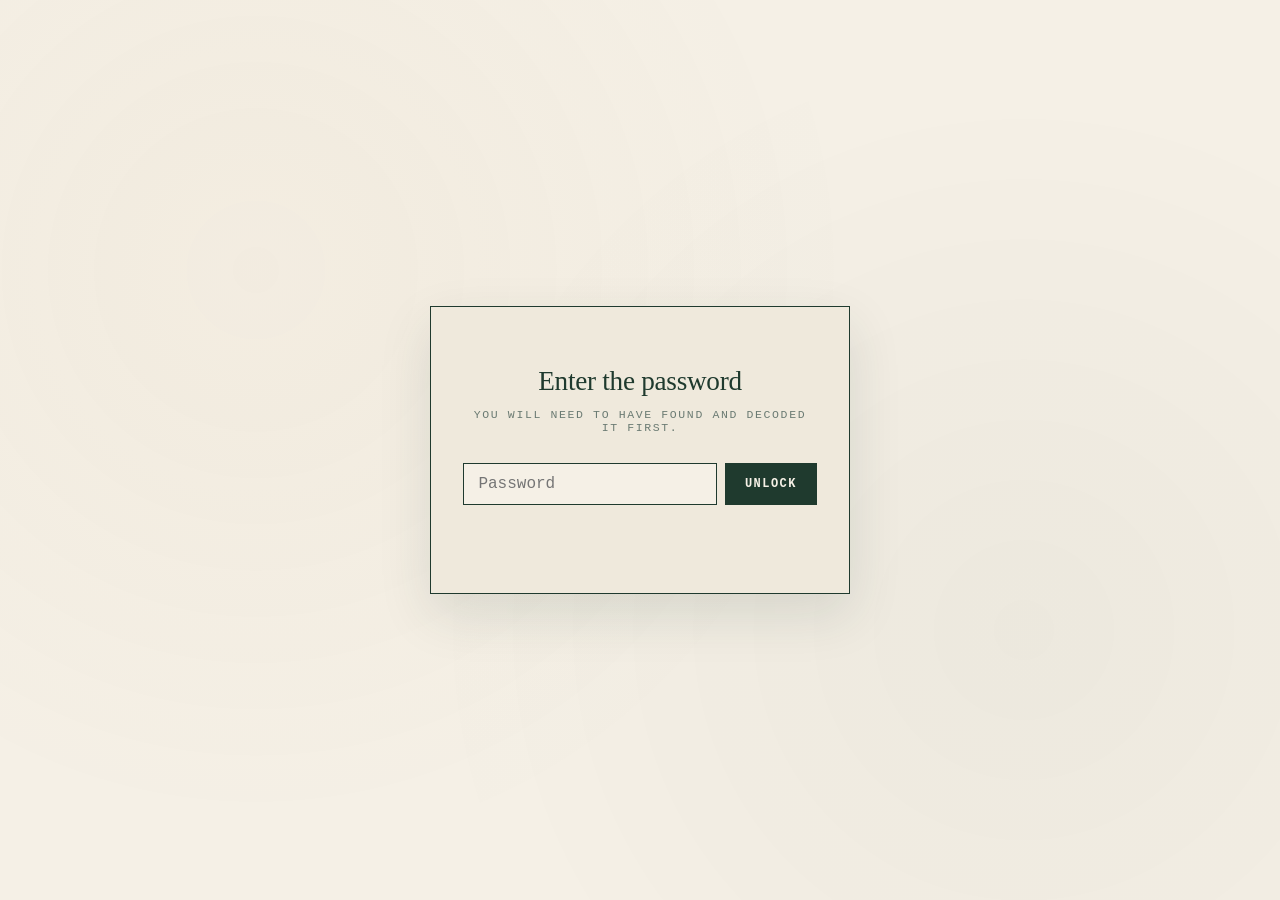
<file: index.html>
﻿<!DOCTYPE html>
<html lang="en">
<head>
    <meta charset="UTF-8" />
    <meta name="viewport" content="width=device-width, initial-scale=1.0" />
    <title>Locked Page</title>
    <link rel="stylesheet" href="style.css" />
</head>
<body>

    <main class="lock-container">
        <h1>Enter the password</h1>
        <p class="hint">You will need to have found and decoded it first.</p>

        <div class="input-row">
            <input type="text"
                   id="password-input"
                   placeholder="Password"
                   autocomplete="off"
                   spellcheck="false" />
            <button id="submit-btn">Unlock</button>
        </div>

        <p id="error-msg" class="error"></p>

        <div id="reveal-area" class="reveal hidden"></div>
    </main>

    <script src="script.js"></script>
    <!--
    Still locked out?

    Don't read the numbers as a code.
    Read them as directions.

    PAGE → LINE → WORD
    -->
</body>
</html>
</file>
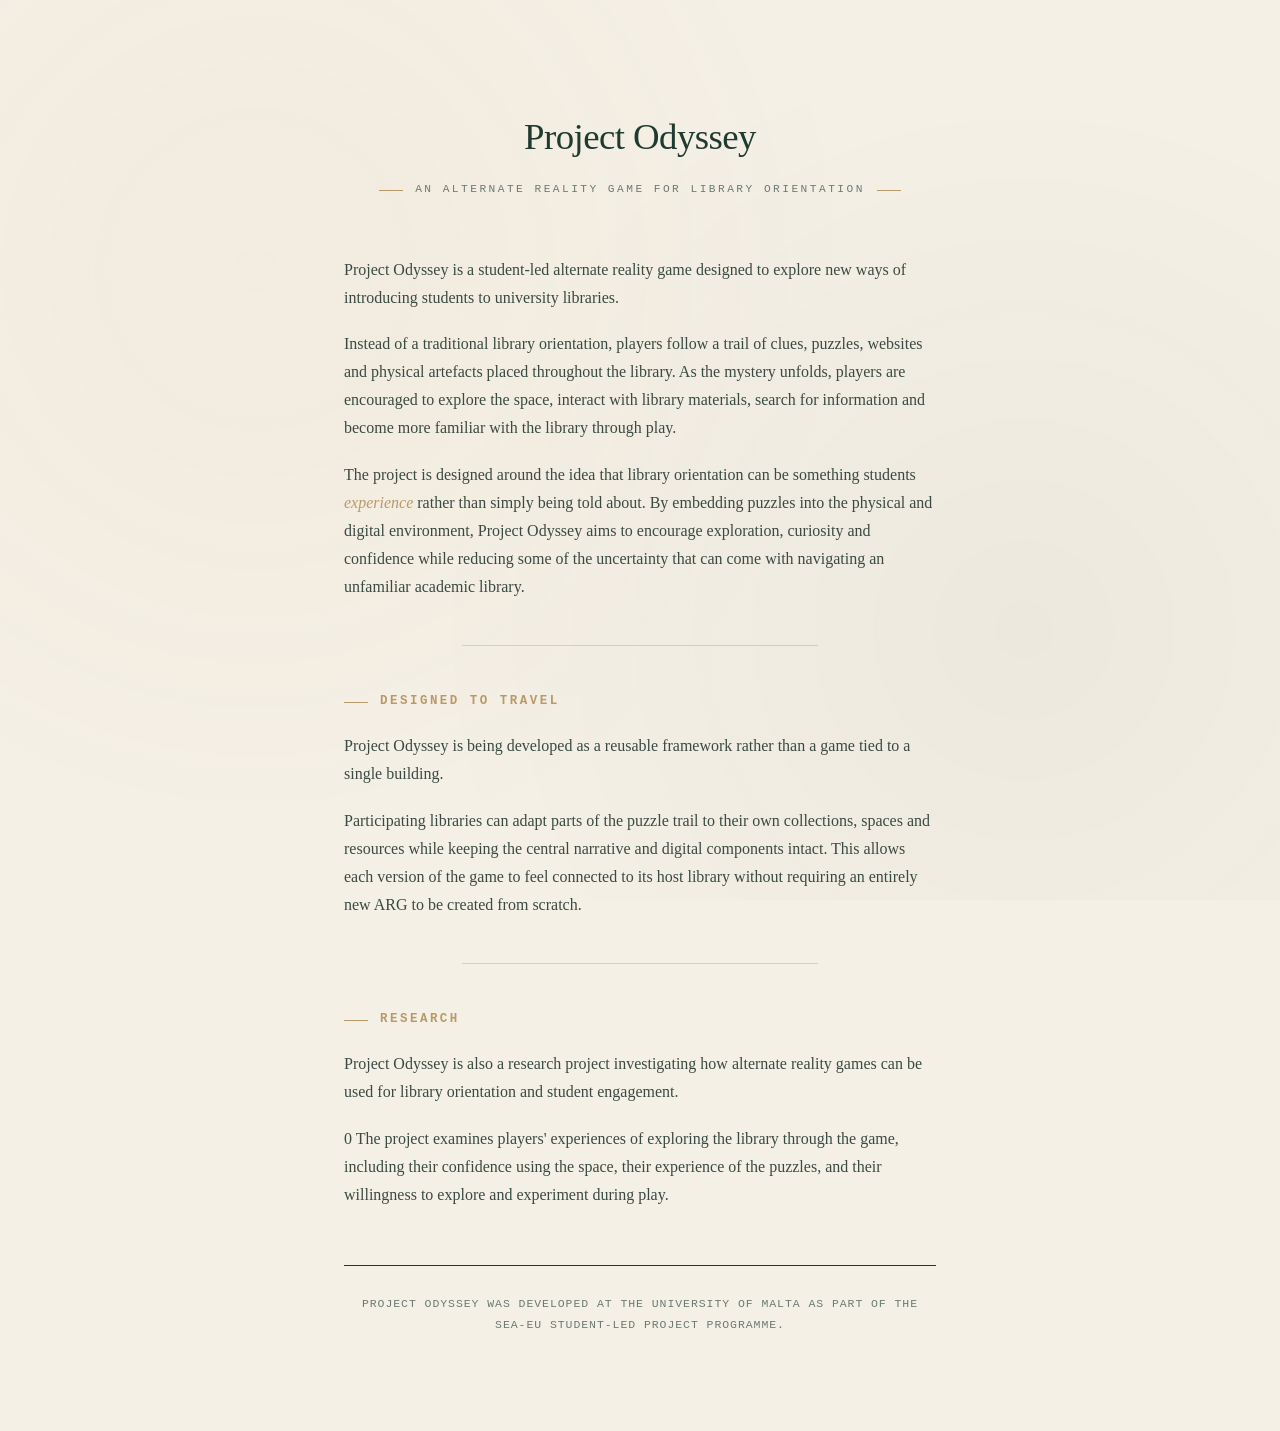
<file: about.html>
﻿<!DOCTYPE html>
<html lang="en" xmlns="http://www.w3.org/1999/xhtml">
<head>
    <meta charset="utf-8" />
    <meta name="viewport" content="width=device-width, initial-scale=1.0" />
    <title>About — Project Odyssey</title>
    <link rel="stylesheet" href="style.css" />
</head>
<body>

    <main class="about-page">
        <header class="about-header">
            <h1>Project Odyssey</h1>
            <p class="subtitle">An alternate reality game for library orientation</p>
        </header>

        <section class="about-section">
            <p>
                Project Odyssey is a student-led alternate reality game designed to explore new ways of introducing students to university libraries.
            </p>
            <p>
                Instead of a traditional library orientation, players follow a trail of clues, puzzles, websites and physical artefacts placed throughout the library. As the mystery unfolds, players are encouraged to explore the space, interact with library materials, search for information and become more familiar with the library through play.
            </p>
            <p>
                The project is designed around the idea that library orientation can be something students <em>experience</em> rather than simply being told about. By embedding puzzles into the physical and digital environment, Project Odyssey aims to encourage exploration, curiosity and confidence while reducing some of the uncertainty that can come with navigating an unfamiliar academic library.
            </p>
        </section>

        <hr class="divider" />

        <section class="about-section">
            <h2>Designed to travel</h2>
            <p>
                Project Odyssey is being developed as a reusable framework rather than a game tied to a single building.
            </p>
            <p>
                Participating libraries can adapt parts of the puzzle trail to their own collections, spaces and resources while keeping the central narrative and digital components intact. This allows each version of the game to feel connected to its host library without requiring an entirely new ARG to be created from scratch.
            </p>
        </section>

        <hr class="divider" />

        <section class="about-section">
            <h2>Research</h2>
            <p>
                Project Odyssey is also a research project investigating how alternate reality games can be used for library orientation and student engagement.
            </p>
            <p>0
                The project examines players' experiences of exploring the library through the game, including their confidence using the space, their experience of the puzzles, and their willingness to explore and experiment during play.
            </p>
        </section>

        <footer class="about-footer">
            <p>Project Odyssey was developed at the University of Malta as part of the SEA-EU student-led project programme.</p>
        </footer>
    </main>

</body>
</html>
</file>
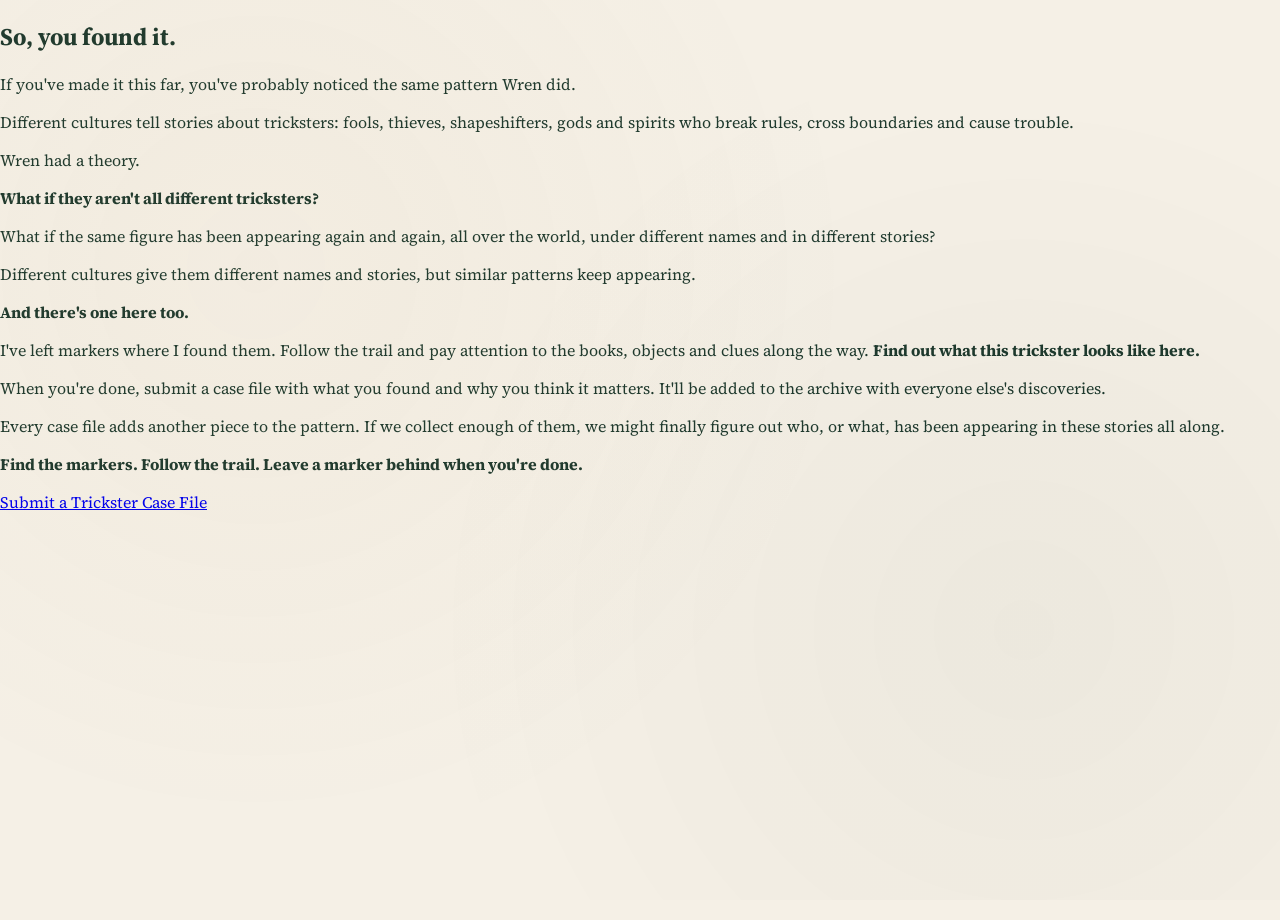
<file: instructions.html>
﻿<!DOCTYPE html>

<html lang="en" xmlns="http://www.w3.org/1999/xhtml">
<head>
    <meta charset="utf-8" />
    <meta name="viewport" content="width=device-width, initial-scale=1" />
    <title>Welcome</title>
    <link rel="preconnect" href="https://fonts.googleapis.com">
    <link rel="preconnect" href="https://fonts.gstatic.com" crossorigin>
    <link href="https://fonts.googleapis.com/css2?family=Source+Serif+4:ital,opsz,wght@0,8..60,300;0,8..60,400;0,8..60,500;0,8..60,600;1,8..60,300;1,8..60,400&family=JetBrains+Mono:wght@400;500;600;700&display=swap" rel="stylesheet">
    <link rel="stylesheet" href="style.css" />
</head>
<body>
    <section class="instructions">
        <h1>So, you found it.</h1>

        <p>
            If you've made it this far, you've probably noticed the same pattern Wren did.
        </p>

        <p>
            Different cultures tell stories about tricksters: fools, thieves, shapeshifters,
            gods and spirits who break rules, cross boundaries and cause trouble.
        </p>

        <p>
            Wren had a theory.
        </p>

        <p>
            <strong>What if they aren't all different tricksters?</strong>
        </p>

        <p>
            What if the same figure has been appearing again and again, all over the world,
            under different names and in different stories?
        </p>

        <p> Different cultures give them different names and stories, but similar patterns keep appearing.</p>

        <p><strong>And there's one here too.</strong></p>

        <p>
            I've left markers where I found them. Follow the trail and pay attention to the
            books, objects and clues along the way.
            <strong>Find out what this trickster looks like here.</strong>
        </p>

        <p>
            When you're done, submit a case file with what you found and why you think it matters.
            It'll be added to the archive with everyone else's discoveries.
        </p>

        <p>
            Every case file adds another piece to the pattern. If we collect enough of them, we might finally figure out who, or what, has been appearing in these stories all along.
        </p>

        <p>
            <strong>
                Find the markers. Follow the trail. Leave a marker behind when you're done.
            </strong>
        </p>

        <a href="../CaseFiles/index.html" class="case-file-button">
            Submit a Trickster Case File
        </a>
    </section>

</body>
</html>
</file>
<file: style.css>
﻿/* ============================================================
   Project Odyssey — shared site theme
   Palette + fonts based on the "Ledger" template
   (Forest green + bone + tarnished gold)
   ============================================================ */

:root {
    --bone: #F5F0E6;
    --bone-2: #EFE9DC;
    --cream: #EDE5D3;
    --green: #1F3A2E;
    --green-2: #2F5042;
    --green-3: #4A6B5C;
    --gold: #B89968;
    --gold-soft: #D4BB91;
    --ink: #1F3A2E;
    --ink-2: #3A4A42;
    --ink-3: #6B7B73;
    --rule: rgba(31, 58, 46, .16);
    --rule-2: rgba(31, 58, 46, .08);
    --stamp: #A63D2F;
    --font-serif: 'Source Serif 4', Georgia, serif;
    --font-mono: 'JetBrains Mono', 'Courier New', monospace;
}

* {
    box-sizing: border-box;
}

body {
    margin: 0;
    min-height: 100vh;
    background: var(--bone);
    color: var(--ink);
    font-family: var(--font-serif);
    -webkit-font-smoothing: antialiased;
    position: relative;
}

    /* subtle warm paper texture, used on every page */
    body::before {
        content: '';
        position: fixed;
        inset: 0;
        pointer-events: none;
        z-index: 0;
        background-image: radial-gradient(circle at 20% 30%, rgba(184, 153, 104, .05) 0%, transparent 50%), radial-gradient(circle at 80% 70%, rgba(31, 58, 46, .04) 0%, transparent 50%);
        opacity: .9;
    }

/* shared button styling, used by the case-file link and elsewhere */
.btn-primary {
    background: var(--ink);
    color: var(--bone);
    padding: 14px 28px;
    font-family: var(--font-mono);
    font-size: 11px;
    font-weight: 600;
    letter-spacing: .18em;
    text-transform: uppercase;
    display: inline-flex;
    align-items: center;
    gap: 12px;
    cursor: pointer;
    transition: all .3s ease;
    border: 1px solid var(--ink);
    text-decoration: none;
}

    .btn-primary:hover {
        background: var(--gold);
        border-color: var(--gold);
        color: var(--ink);
    }

/* ============================================================
   PASSWORD PAGE (index.html)
   ============================================================ */

body:has(.lock-container) {
    display: flex;
    justify-content: center;
    align-items: center;
}

.lock-container {
    position: relative;
    z-index: 1;
    text-align: center;
    max-width: 420px;
    padding: 2.5rem 2rem;
    margin: 0 auto;
    background: var(--bone-2);
    border: 1px solid var(--ink);
    box-shadow: 0 20px 50px rgba(31, 58, 46, .12);
}

    .lock-container h1 {
        font-family: var(--font-serif);
        font-weight: 300;
        font-size: 1.7rem;
        letter-spacing: -0.01em;
        margin-bottom: 0.6rem;
        color: var(--ink);
    }

    .lock-container .hint {
        font-family: var(--font-mono);
        font-size: 0.72rem;
        letter-spacing: 0.14em;
        text-transform: uppercase;
        color: var(--ink-3);
        margin-bottom: 1.8rem;
        font-weight: 500;
    }

.input-row {
    display: flex;
    gap: 0.5rem;
    justify-content: center;
}

#password-input {
    flex: 1;
    padding: 0.7rem 0.9rem;
    font-size: 1rem;
    font-family: var(--font-mono);
    background: var(--bone);
    border: 1px solid var(--ink);
    color: var(--ink);
    border-radius: 0;
}

    #password-input:focus {
        outline: none;
        border-color: var(--gold);
        box-shadow: 0 0 0 1px var(--gold);
    }

#submit-btn {
    padding: 0.7rem 1.2rem;
    font-family: var(--font-mono);
    font-size: 0.75rem;
    font-weight: 600;
    letter-spacing: 0.12em;
    text-transform: uppercase;
    background: var(--ink);
    color: var(--bone);
    border: 1px solid var(--ink);
    border-radius: 0;
    cursor: pointer;
    transition: all .25s ease;
}

    #submit-btn:hover {
        background: var(--gold);
        border-color: var(--gold);
        color: var(--ink);
    }

.lock-container .error {
    font-family: var(--font-mono);
    font-size: 0.75rem;
    letter-spacing: 0.05em;
    color: var(--stamp);
    margin-top: 1rem;
    min-height: 1.2rem;
}

.reveal {
    margin-top: 1.5rem;
    padding: 1rem;
    font-family: var(--font-mono);
    font-size: 1.2rem;
    letter-spacing: 0.08em;
    border: 1px solid var(--ink);
    background: var(--cream);
    color: var(--ink);
}

.hidden {
    display: none;
}

/* ============================================================
   SHARED READING-COLUMN LAYOUT
   used by about.html and instructions.html
   ============================================================ */

.about-page,
.instructions-page {
    position: relative;
    z-index: 1;
    max-width: 640px;
    margin: 0 auto;
    padding: 5rem 1.5rem 6rem;
    line-height: 1.75;
    text-align: left;
}

/* ============================================================
   ABOUT PAGE (about.html)
   ============================================================ */

.about-header {
    text-align: center;
    margin-bottom: 3.5rem;
}

    .about-header h1 {
        font-family: var(--font-serif);
        font-weight: 300;
        font-size: 2.3rem;
        letter-spacing: -0.015em;
        margin-bottom: 0.7rem;
        color: var(--ink);
    }

    .about-header .subtitle {
        font-family: var(--font-mono);
        font-size: 0.7rem;
        letter-spacing: 0.22em;
        text-transform: uppercase;
        color: var(--ink-3);
        font-weight: 500;
        margin: 0;
        display: flex;
        align-items: center;
        justify-content: center;
        gap: 12px;
    }

        .about-header .subtitle::before,
        .about-header .subtitle::after {
            content: '';
            width: 24px;
            height: 1px;
            background: var(--gold);
        }

.about-section {
    margin-bottom: 2.2rem;
}

    .about-section h2 {
        font-family: var(--font-mono);
        font-weight: 600;
        font-size: 0.78rem;
        letter-spacing: 0.2em;
        text-transform: uppercase;
        color: var(--gold);
        margin-bottom: 1.2rem;
        display: flex;
        align-items: center;
        gap: 12px;
    }

        .about-section h2::before {
            content: '';
            width: 24px;
            height: 1px;
            background: var(--gold);
        }

    .about-section p {
        font-family: var(--font-serif);
        margin-bottom: 1.15rem;
        color: var(--ink-2);
    }

        .about-section p:last-child {
            margin-bottom: 0;
        }

    .about-section em {
        font-style: italic;
        color: var(--gold);
    }

.divider {
    border: none;
    border-top: 1px solid var(--rule);
    margin: 2.8rem auto;
    width: 60%;
}

.about-footer {
    margin-top: 3.5rem;
    padding-top: 1.8rem;
    border-top: 1px solid var(--ink);
    text-align: center;
}

    .about-footer p {
        font-family: var(--font-mono);
        color: var(--ink-3);
        font-size: 0.72rem;
        letter-spacing: 0.08em;
        text-transform: uppercase;
        margin: 0;
    }

/* ============================================================
   INSTRUCTIONS PAGE (instructions.html)
   ============================================================ */

.instructions-page h1 {
    font-family: var(--font-serif);
    font-weight: 300;
    font-size: 2rem;
    letter-spacing: -0.015em;
    margin-bottom: 1.5rem;
    color: var(--ink);
}

.instructions-page p {
    font-family: var(--font-serif);
    margin-bottom: 1.15rem;
    color: var(--ink-2);
}

.instructions-page strong {
    color: var(--ink);
    font-weight: 600;
}

.case-file-button {
    margin-top: 2rem;
}

/* ============================================================
   CASE FILE FORM (CaseFiles/index.html)
   Scoped under .case-sheet so nothing here leaks onto other pages
   ============================================================ */

body:has(.case-sheet) {
    display: flex;
    justify-content: center;
    align-items: flex-start;
    padding: 3rem 1rem;
}

.case-sheet {
    position: relative;
    z-index: 1;
    width: 100%;
    max-width: 40rem;
    background: var(--bone-2);
    border: 1px solid var(--ink);
    padding: 2.5rem 2.25rem 2rem;
    box-shadow: 0 20px 50px rgba(31, 58, 46, .12);
}

    .case-sheet h1 {
        font-family: var(--font-serif);
        font-weight: 300;
        font-size: 2rem;
        line-height: 1.15;
        margin: 0 0 .5rem;
        letter-spacing: -.01em;
        color: var(--ink);
    }

    .case-sheet .intro {
        margin: 0 0 2rem;
        color: var(--ink-3);
        font-family: var(--font-serif);
        line-height: 1.5;
        max-width: 34rem;
    }

    .case-sheet .field {
        margin-bottom: 1.5rem;
    }

    .case-sheet label {
        display: block;
        font-family: var(--font-mono);
        font-weight: 600;
        font-size: .78rem;
        letter-spacing: .04em;
        text-transform: uppercase;
        color: var(--ink);
        margin-bottom: .5rem;
    }

    .case-sheet .field-hint {
        font-family: var(--font-serif);
        font-weight: 400;
        text-transform: none;
        letter-spacing: normal;
        color: var(--ink-3);
        font-size: .85rem;
    }

    .case-sheet input[type="text"],
    .case-sheet textarea {
        width: 100%;
        font-family: var(--font-mono);
        font-size: 1rem;
        color: var(--ink);
        background: var(--bone);
        border: 1px solid var(--rule);
        padding: .6rem .7rem;
        border-radius: 0;
    }

    .case-sheet textarea {
        min-height: 10rem;
        resize: vertical;
        line-height: 1.6;
    }

        .case-sheet textarea.short {
            min-height: 4.5rem;
        }

        .case-sheet input:focus,
        .case-sheet textarea:focus,
        .case-sheet button:focus-visible,
        .case-sheet input[type="checkbox"]:focus-visible {
            outline: none;
            border-color: var(--gold);
            box-shadow: 0 0 0 1px var(--gold);
        }

    .case-sheet .count {
        text-align: right;
        font-family: var(--font-mono);
        font-size: .75rem;
        color: var(--ink-3);
        margin-top: .4rem;
    }

    .case-sheet .consent {
        display: flex;
        gap: .6rem;
        align-items: flex-start;
        line-height: 1.4;
    }

        .case-sheet .consent input {
            margin-top: .2rem;
            width: 1.1rem;
            height: 1.1rem;
            accent-color: var(--ink);
        }

        .case-sheet .consent label {
            font-weight: 400;
            text-transform: none;
            letter-spacing: normal;
            font-family: var(--font-serif);
            margin: 0;
        }

    /* Hidden field that only spam bots fill in */
    .case-sheet .trap {
        position: absolute;
        left: -9999px;
    }

    .case-sheet button {
        font-family: var(--font-mono);
        font-weight: 600;
        font-size: .78rem;
        letter-spacing: .12em;
        text-transform: uppercase;
        background: var(--ink);
        color: var(--bone);
        border: 1px solid var(--ink);
        padding: .85rem 1.6rem;
        cursor: pointer;
        transition: all .25s ease;
    }

        .case-sheet button:hover {
            background: var(--gold);
            border-color: var(--gold);
            color: var(--ink);
        }

        .case-sheet button:disabled {
            opacity: .5;
            cursor: wait;
        }

    .case-sheet .error {
        color: var(--stamp);
        font-family: var(--font-mono);
        font-size: .8rem;
        font-weight: 600;
        margin: 1rem 0 0;
        min-height: 1.5em;
    }

    /* The "Received" stamp on successful submission */
    .case-sheet .stamp {
        position: absolute;
        top: 38%;
        left: 50%;
        transform: translate(-50%, -50%) rotate(-12deg) scale(1);
        border: 5px solid var(--stamp);
        color: var(--stamp);
        font-family: var(--font-mono);
        font-weight: 700;
        font-size: clamp(2rem, 8vw, 3.5rem);
        padding: .3rem 1.2rem;
        opacity: 0;
        pointer-events: none;
        mix-blend-mode: multiply;
        text-transform: uppercase;
        letter-spacing: .05em;
    }

    .case-sheet.filed .stamp {
        animation: stamp .35s cubic-bezier(.3, 1.6, .5, 1) forwards;
    }

    .case-sheet.filed form {
        opacity: .35;
    }

@keyframes stamp {
    from {
        opacity: 0;
        transform: translate(-50%, -50%) rotate(-12deg) scale(2.2);
    }

    to {
        opacity: .9;
        transform: translate(-50%, -50%) rotate(-12deg) scale(1);
    }
}

.case-sheet .done {
    display: none;
    margin-top: 1.5rem;
    font-family: var(--font-serif);
    font-weight: 600;
    color: var(--ink);
}

.case-sheet.filed .done {
    display: block;
}

@media (prefers-reduced-motion: reduce) {
    .case-sheet.filed .stamp {
        animation: none;
        opacity: .9;
    }
}

/* ============================================================
   RESPONSIVE
   ============================================================ */

@media (max-width: 500px) {
    .about-page,
    .instructions-page {
        padding: 3rem 1.2rem 4rem;
    }

        .about-header h1,
        .instructions-page h1 {
            font-size: 1.7rem;
        }

    .lock-container {
        max-width: 90%;
    }

    .case-sheet {
        padding: 2rem 1.25rem;
    }

        .case-sheet h1 {
            font-size: 1.6rem;
        }
}

/* Stamp is invisible and unclickable until the file is filed */
.stamp {
    visibility: hidden;
}

.case-sheet.filed .stamp {
    visibility: visible;
    pointer-events: auto;
}

.stamp-link {
    display: block;
    margin-top: .3rem;
    font-size: .9rem;
    color: inherit;
    text-align: center;
    text-underline-offset: .2em;
}
</file>
